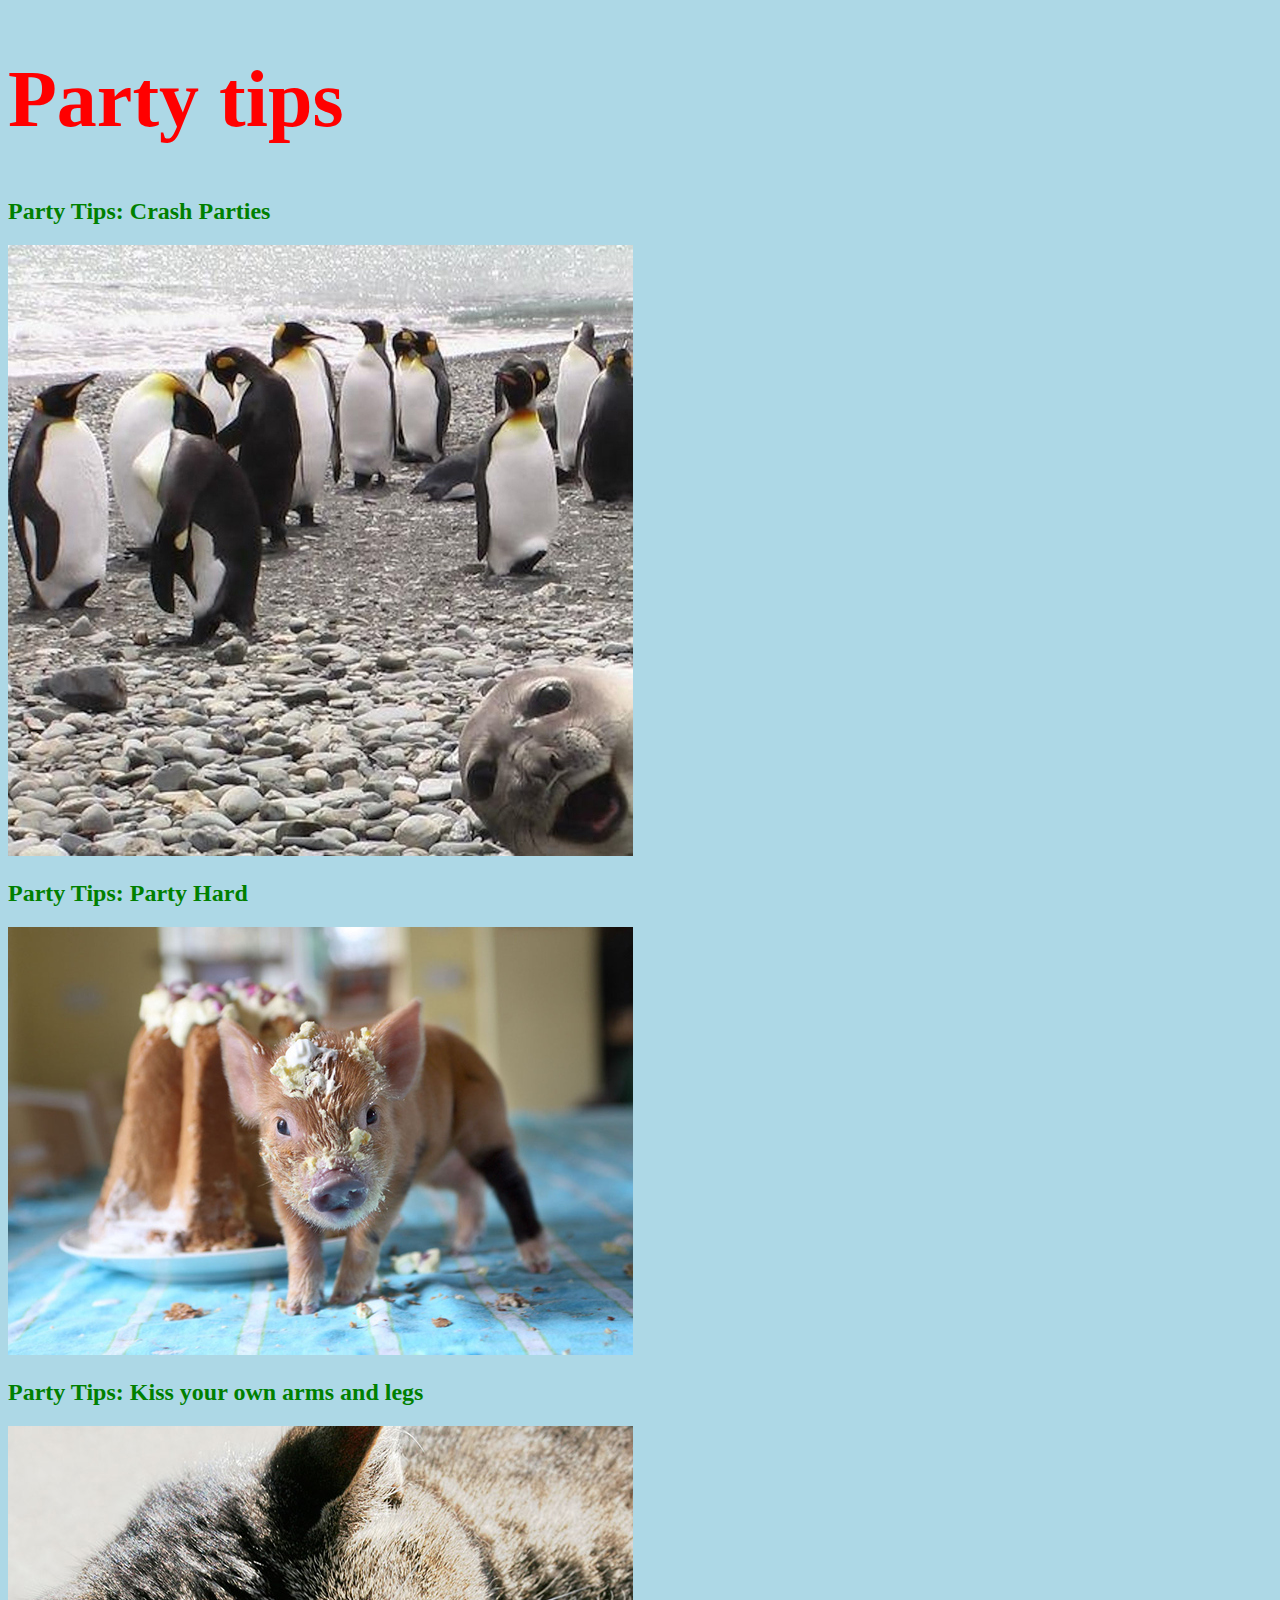
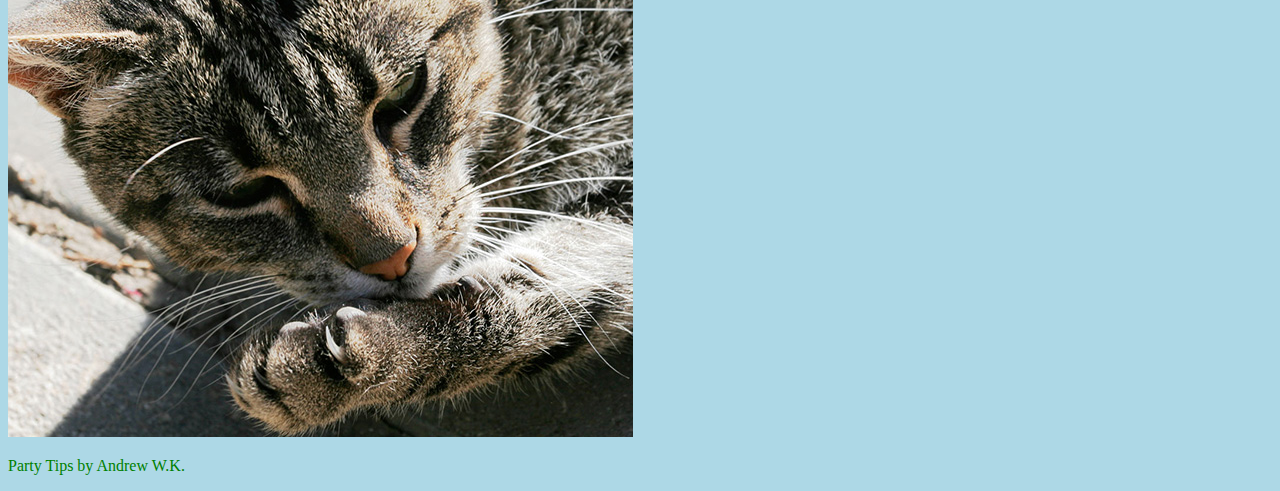
<file: partytips/index.html>
<!DOCTYPE html>
<html>
  <head>
    <title>Party Tips from Andrew W.K.</title>
    <style>
      body{
        background: lightblue;
        color: green;
      }
      h1 {
        color: red;
        font-size: 80px;
      }
    </style>
  </head>
  <body>
      <h1>Party tips</h1>
      <h2>Party Tips: Crash Parties </h2>
      <img src="penguin-party.jpg" alt="Penguin Party">
      <h2>Party Tips: Party Hard</h2>
        <img src="piglet-cake.jpg" alt="piglet cake">
      <h2>Party Tips: Kiss your own arms and legs </h2>
        <img src="cat-kiss.jpg" alt="cat kiss">
      <p>Party Tips by Andrew W.K.</p>
  </body>
</html>
</file>
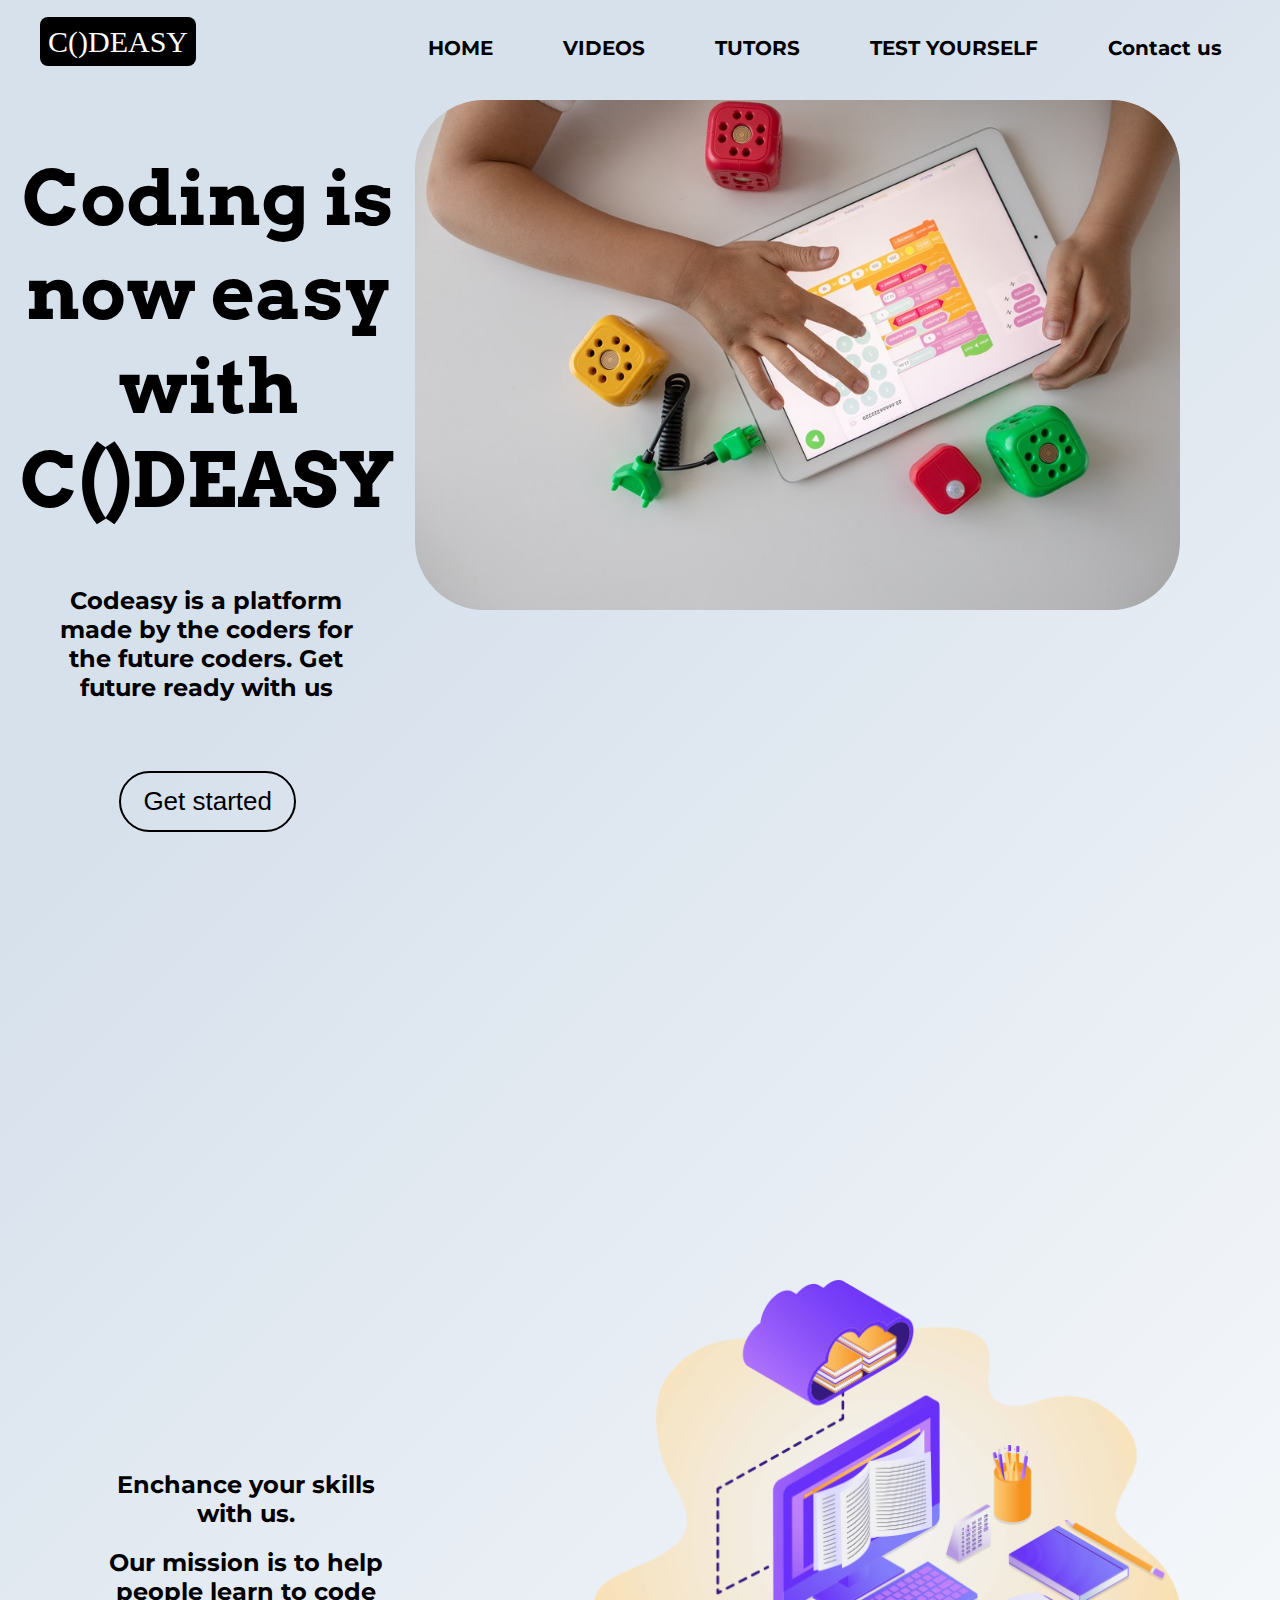
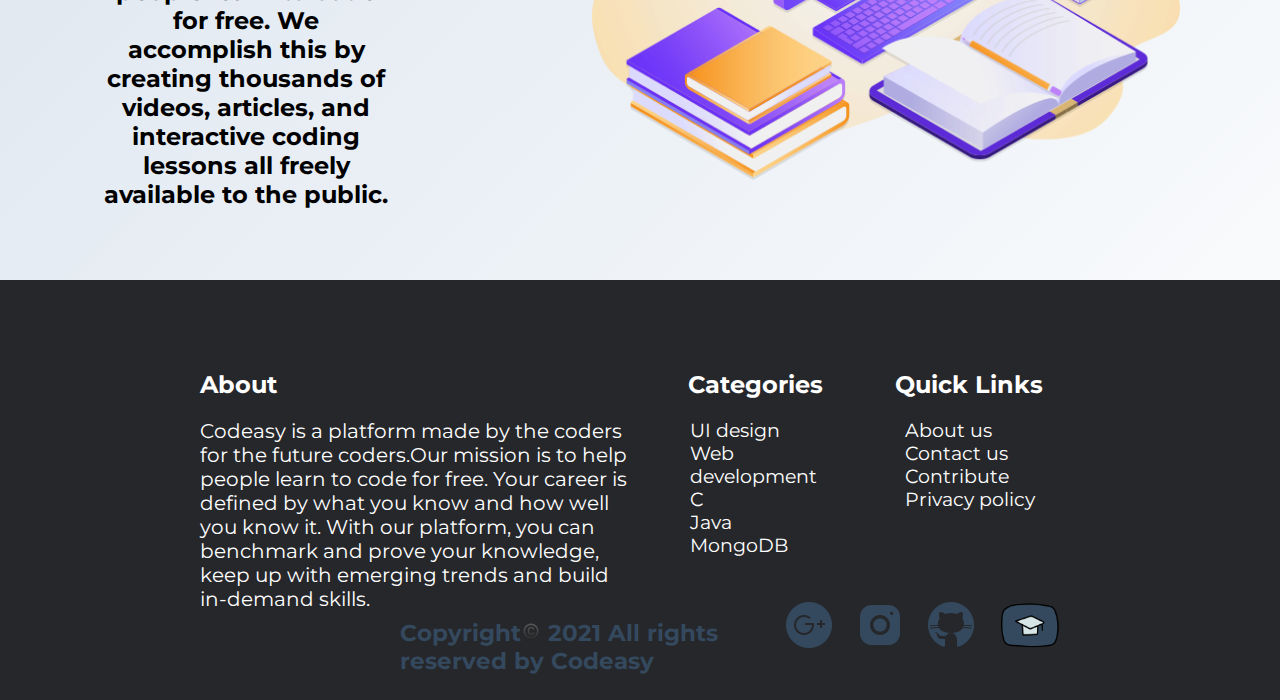
<file: Website project/index.html>
<!DOCTYPE html>
<html>
    <head>
        <meta charset="utf-8">
        <meta http-equiv="X-UA-Compatible" content="IE=edge">
        <title>Codesay- coding is easy</title>
        <meta name="description" content="">
        <meta name="viewport" content="width=device-width, initial-scale=1">
        <link rel="stylesheet" href="style.css">
        <link rel="preconnect" href="https://fonts.gstatic.com">
        <link href="https://fonts.googleapis.com/css2?family=Open+Sans:wght@300;400;600&family=Roboto&display=swap" rel="stylesheet"> 
        <link rel="stylesheet" href="https://cdnjs.cloudflare.com/ajax/libs/animate.css/4.1.1/animate.min.css"/>
        <link rel="preconnect" href="https://fonts.gstatic.com">
<link href="https://fonts.googleapis.com/css2?family=Arvo:wght@700&display=swap" rel="stylesheet">
<link href="https://fonts.googleapis.com/css2?family=Montserrat&display=swap" rel="stylesheet">
<link rel="stylesheet" href="https://cdnjs.cloudflare.com/ajax/libs/animate.css/4.1.1/animate.min.css"/>    
</head>
    <body>
        <div class="container1">
            <div class="col3" >
                <ul id="">
                    <li><a href="#" id="logo">C()DEASY</a>
                    </li>
                </ul>
            </div>
                <ul id="navlinks">
                    <li><a href="#">HOME</a></li>
                    <li><a href="#">VIDEOS</a></li>
                    <li><a href="tutors.html">TUTORS</a></li>
                    <li><a href="#"> TEST YOURSELF</a></li>
                    <li><a href="contact.html">Contact us</a></li>
                </ul>
            </div>
        </div>  
            <div class="main">   
                <div class="col1 ">
                    <span id="heading1"><h1 class="animate__backInRight">Coding is now easy with <span id="logo2">C()DEASY</span> </h1></span>
                    <span id="para1"><h2 id="innerpara">Codeasy is a platform made by the coders for the future coders. Get future ready with us 
                    </h2></span>
                    <span id="btn"><button class="animate__pulse" id="btn1" onclick="display()">Get started</button></span>
                </div>
                    <img class="animate__fadeInUpBig" id ="bg1" src="images/bg1.jpg" alt="">             
                </div>    
            </div>
            <div id="main2" > 
                    <img  id="image2" src="images/image2.png" alt="">
                    <ul id="index">
                        <li>What do you wanna learn today?</li>
                        <ul id="nestedlist">
                            <li> <span id="course1">Html</span>  <sub id="free">free </sub></li>
                            <li><span id="course1">Css</span><sub id="free">free</sub></li>
                            <li> <span id="course1"> Bootstrap</span><span id="free"> free</span> </li>
                            <li><span id="course1"> JavaScript and jQuery</span><span id="free">free </span> </li>
                            <li> <span id="course1"> React</span> <span id="free">free </span></li>
                            <li><span id="course1">Angular </span> <span id="free">free</span></li>
                            <li><span id="course1">Php </span> <span id="free">free</span></li>
                            <li><span id="course1">MySQL </span> <span id="free">free</span></li>
                            <li><span id="course1">Json</span> <span id="free">free</span></li>                            
                            <li><span id="course1">Rest and API </span> <span id="free">free</span></li>
                        </ul>
                        
                    </ul>
            </div>
            <div class="main3">
                <span id="para2"><h2 id="lastpara"> Enchance your skills with us.</h2>
                    <h2>Our mission is to help people learn to code for free. We accomplish this by creating thousands of videos, articles, and interactive coding lessons all freely available to the public. </h2></span>
                <div> <img id = "bg4" src="images/bg4.png" alt=""></div>
            </div>
            <div class="footer">
                <div id="footercol1">
                    <h2>About</h2>
                    <span id="footertxt"><p>
                        Codeasy is a platform made by the coders for the future coders.Our mission is to help people learn to code for free.
                        Your career is defined by what you know and how well you know it.
                        With our platform, you can benchmark and prove your knowledge, keep up with emerging trends and build in-demand skills.</p></span>
                </div>
                <div id="footercol2">
                    <h2 id="categories">Categories</h2>
                    <ul id="footerlist">
                        <li>UI design</li>
                        <li>Web development</li>
                        <li>C</li>
                        <li>Java</li>
                        <li>MongoDB</li>
                    </ul>
                </div>
                <div id="footercol3">
                    <h2 style="padding-left:30px;">Quick Links</h2>
                    <ul id="footerlist">
                        <a href="#"><li>About us</li></a>
                        <a href="contact.html"><li>Contact us</li></a>
                        <li>Contribute</li>
                        <li>Privacy policy</li>
                    </ul>
                </div>
            </div>
            <div id="footer2">
                <div id="copyright">
                    <h2 id="copyright-text">Copyright<img src="images/copyright-icon.png" > 2021 All rights reserved by Codeasy</h2>
                </div>
                <div id="icon-container">
                   <a href="mailto:abhi9v2204@gmail.com"><img src="images/google-icon.png" alt=""></a>
                    <a href="https://www.instagram.com"><img  src="images/insta-icon.png" alt=""></a>
                    <a href="https://github.com/abhii9v"><img src="images/github-icon.png" alt=""></a>
                   <a href="https://www.youtube.com"><img src="images/youtube-icon.png" style="height: 130%; margin-top:-7px;"  alt="" ></a>
                </div>
            </div>
            <script src="script.js"></script>
    </body>
</html>
</file>
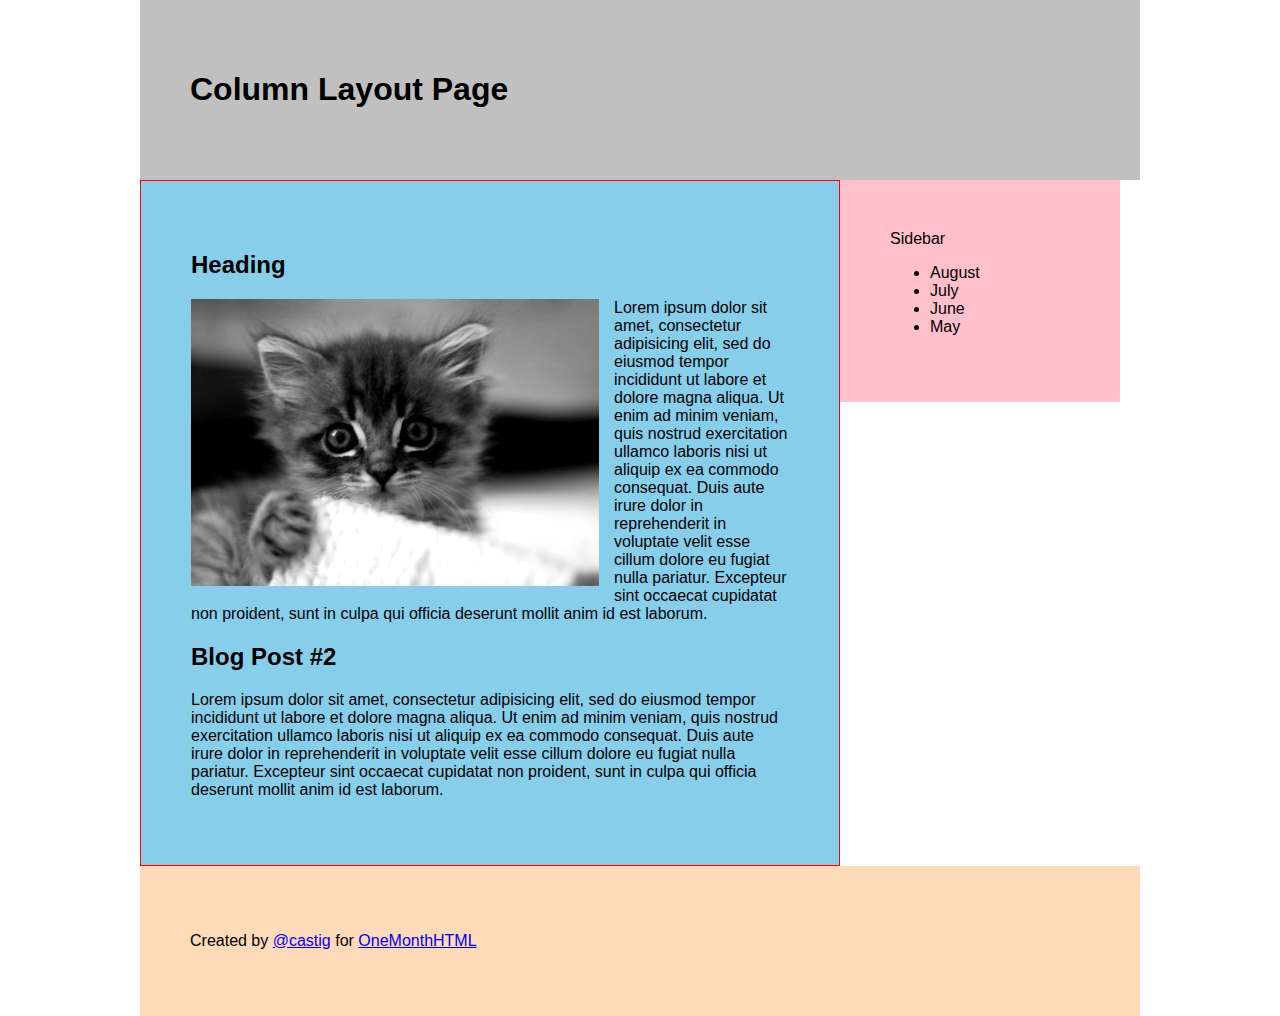
<file: OneMonth/column-layout/index.html>
<!DOCTYPE html>
<html lang="en">
  <head>
    <meta charset="utf-8">
    <meta http-equiv="X-UA-Compatible" content="IE=edge">
    <meta name="viewport" content="width=device-width, initial-scale=1">
    <meta name="description" content="">
    <meta name="author" content="Chris Castiglione, and the One Month team">
		<title>Column Layout</title>

		<!-- external CSS link -->
		<link rel="stylesheet" href="css/normalize.css">
		<link rel="stylesheet" href="css/style.css">
	</head>

	<body>
    <div id="container">
      <div id="header">
      <h1>Column Layout Page</h1>
      </div>
      <div id="main">
        <h2>Heading</h2>
      <img src="images/kitten.jpg" alt="kitten" class="alignleft">
      <p> Lorem ipsum dolor sit amet, consectetur adipisicing elit, sed do eiusmod
tempor incididunt ut labore et dolore magna aliqua. Ut enim ad minim veniam,
quis nostrud exercitation ullamco laboris nisi ut aliquip ex ea commodo
consequat. Duis aute irure dolor in reprehenderit in voluptate velit esse
cillum dolore eu fugiat nulla pariatur. Excepteur sint occaecat cupidatat non
proident, sunt in culpa qui officia deserunt mollit anim id est laborum.</p>

<h2>Blog Post #2</h2>
<p> Lorem ipsum dolor sit amet, consectetur adipisicing elit, sed do eiusmod
tempor incididunt ut labore et dolore magna aliqua. Ut enim ad minim veniam,
quis nostrud exercitation ullamco laboris nisi ut aliquip ex ea commodo
consequat. Duis aute irure dolor in reprehenderit in voluptate velit esse
cillum dolore eu fugiat nulla pariatur. Excepteur sint occaecat cupidatat non
proident, sunt in culpa qui officia deserunt mollit anim id est laborum.</p>
</div>
<div id="sidebar"
<h3>Sidebar</h3>
  <ul>
    <li>August</li>
  <li>July</li>
  <li>June</li>
  <li>May</li>
</ul>
</div>
<div class="clear"></div>
      <div id="footer">
        <p>Created by <a href="http://www.twitter.com/castig"
        target="_blank">@castig</a> for <a href="http://www.onemonthhtml.com" target="_blank">OneMonthHTML</a></p>
      </div>

    </div>

	</body>
</html>
</file>
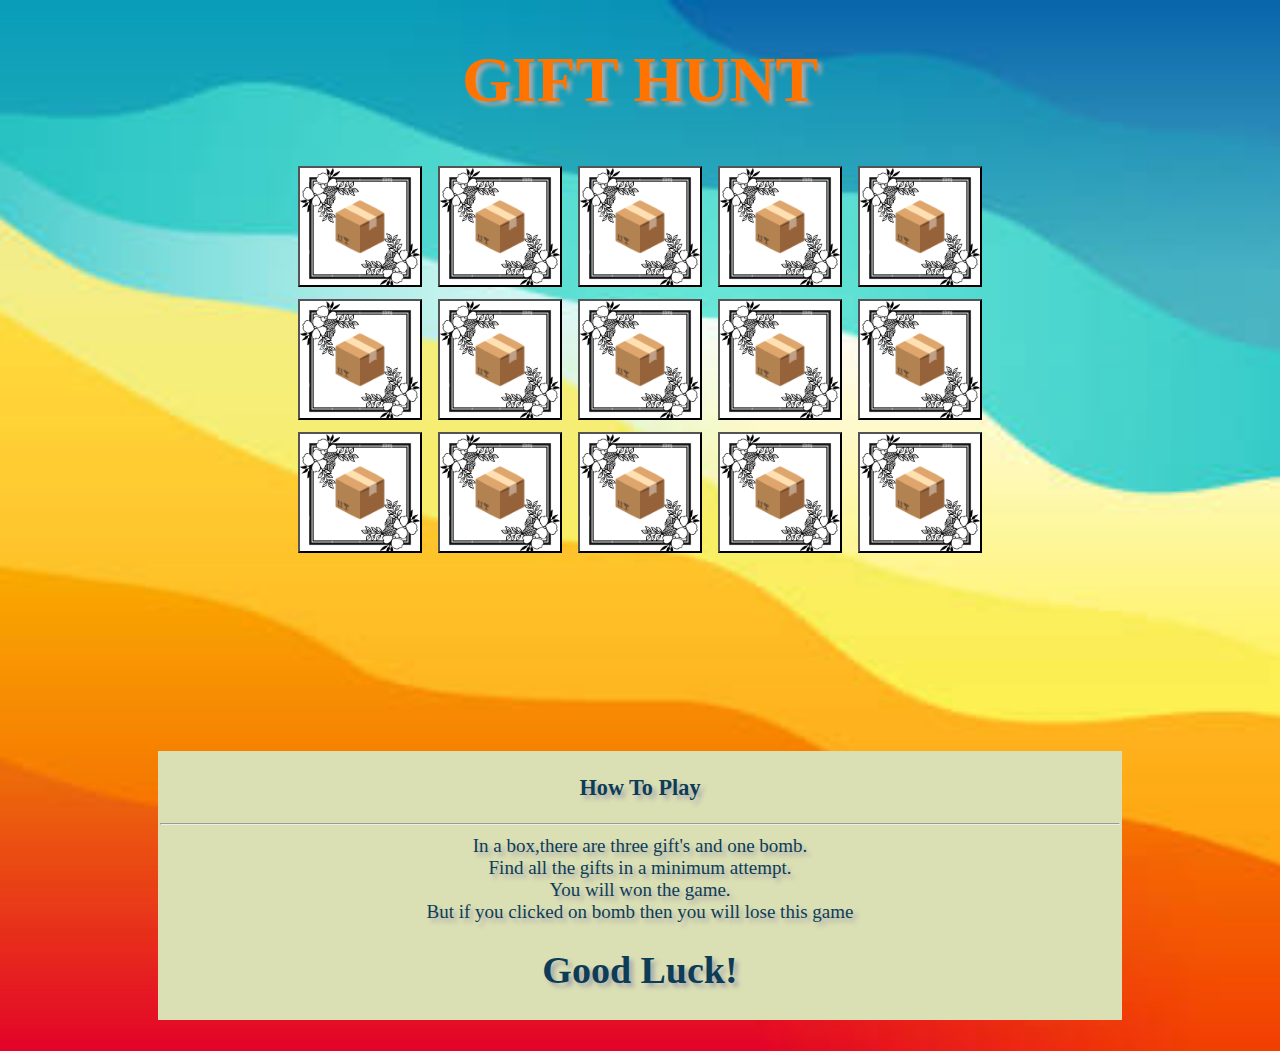
<file: Project/game.html>
<!DOCTYPE html>
<html lang="en">
<head>
    <meta charset="UTF-8">
    <meta http-equiv="X-UA-Compatible" content="IE=edge">
    <meta name="viewport" content="width=device-width, initial-scale=1.0">
    <title>Hide n Seek</title>
    <style>
        body{

            background-image: url("bg1.jpg");
            background-color: #cccccc; /* Used if the image is unavailable */
            height: 1000px; /* You must set a specified height */
            background-position: center; /* Center the image */
            background-repeat: no-repeat; /* Do not repeat the image */
            background-size: cover;
            text-align: center
        }
        .head{
            color:rgb(255, 115, 0);
            margin: auto;
            font-family: 'cursive';

            text-shadow: 4px 4px 4px #aaa;
            font-size: 2em;
        }
        .footer{
          font-family: 'Tangerine', serif;
          font-size: 48px;
          text-shadow: 4px 4px 4px #aaa;
            margin-top: 12pc;
            margin-right: 150px;
            margin-left: 150px;
            text-align: center;
            color:#0d3c57;
            font-size: 19px;
            background-color: rgb(218, 223, 180);
            padding: 2px;
        }
        button{
            background-color: rgb(190, 222, 212);
            margin: 6px;
            background-image: url('box.jpg');
            background-size: cover;
            font-size:3rem;
            padding: 30px 30px;
        }
        button:hover {
            background-image: url('box1.jpg');
            background-size: cover;
            font-size:3rem;
            padding: 30px 30px;

    </style>
</head>
<body >
    <div class="head">
        <h1> GIFT HUNT </h1>
    </div>
    <Button id="0" onclick=check(0)  onclick=sound()"> 📦</Button>
    <Button id="1" onclick=check(1)  >📦</Button>
    <Button id="2" onclick=check(2)  >📦</Button>
    <Button id="3" onclick=check(3)  >📦</Button>
    <Button id="4" onclick=check(4)  >📦</Button>
    <br>
    <Button id="5" onclick=check(5)  >📦</Button>
    <Button id="6" onclick=check(6)  >📦</Button>
    <Button id="7" onclick=check(7)  >📦</Button>
    <Button id="8" onclick=check(8)  >📦</Button>
    <Button id="9" onclick=check(9)  >📦</Button>
    <br>
    <Button id="10" onclick=check(10)  >📦</Button>
    <Button id="11" onclick=check(11)  >📦</Button>
    <Button id="12" onclick=check(12)  >📦</Button>
    <Button id="13" onclick=check(13)  >📦</Button>
    <Button id="14" onclick=check(14)  >📦</Button>

    <div class="footer">
        <h3> <b>How To Play </b></h4>
        <p><hr>In a box,there are three gift's and one bomb. <br> Find all the gifts in a minimum attempt.<br>
            You will won the game.<br> But if you clicked on bomb then you will lose this game</p>
            <h1>Good Luck!</h1>
    </div>

    <Script>
        var r;
        var arr=new Array(15);
        for(var i=0;i<=14;i++){
            arr[i]="🚫";
        }
        for(var i=0;i<3;i++){
            r=Math.floor(Math.random()*(14));
            if(arr[r]=="🚫")
                arr[r]="🎁";
            else
                i--;
        }
        for(var i=0;i<1;i++){
            r=Math.floor(Math.random()*(14));
            if(arr[r]=="🚫")
                arr[r]="☠️";
            else
                i--;
        }
        console.log(arr);
        var n;
        var count=0;
        var score=0;
        function check(n){
            score++;
            document.getElementById(n).innerHTML=arr[n];
            document.getElementById(n).style["background"]="FFFFFF";
            if(arr[n]=="🎁"){
                count++;
                if(count==3){
                    setInterval(function () {element.innerHTML += ""}, 100000);

                alert("you won in "+score+" tries");
                window.location.href = window.location.href;}
            }else if(arr[n]=="☠️"){
                alert("you lost");
                window.location.href = window.location.href;
            }
        }
function sound(){
     var snd = new Audio('1.mp3')//wav is also supported
     snd.play()//plays the sound
}
    </Script>
</body>
</html>
</file>
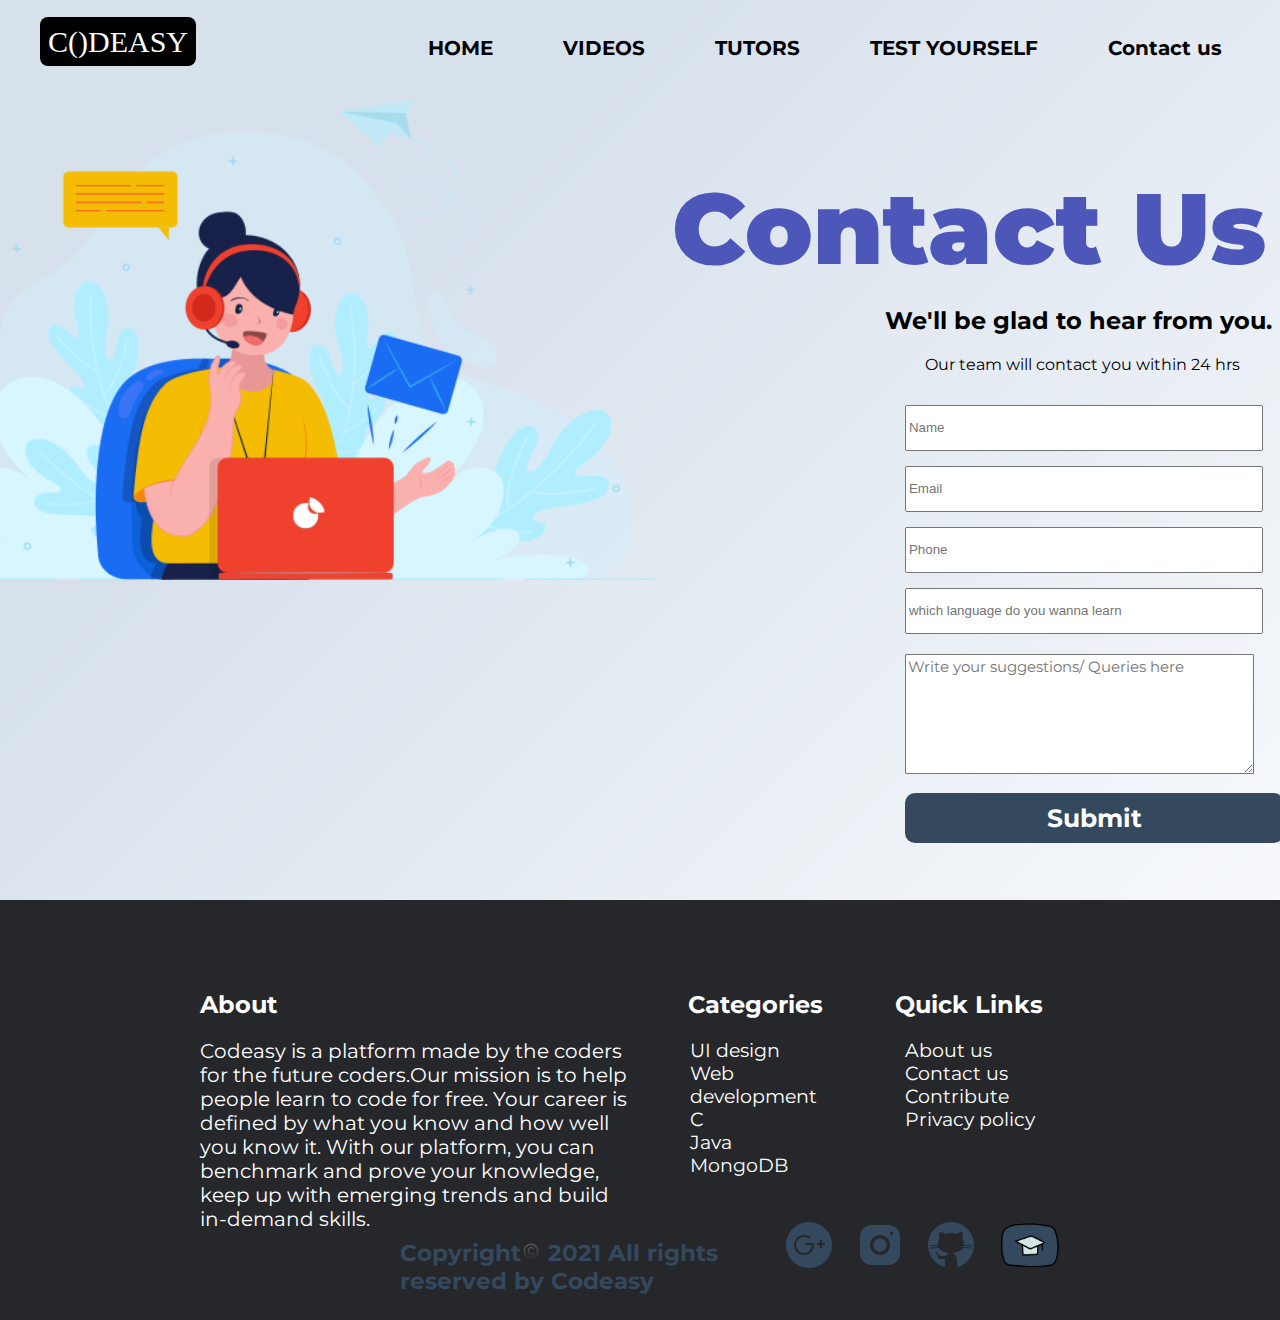
<file: Website project/contact.html>
<!DOCTYPE html>
<html>
    <head>
        <meta charset="utf-8">
        <meta http-equiv="X-UA-Compatible" content="IE=edge">
        <title>Codesay- coding is easy</title>
        <meta name="description" content="">
        <meta name="viewport" content="width=device-width, initial-scale=1">
        <link rel="stylesheet" href="style.css">
        <link rel="preconnect" href="https://fonts.gstatic.com">
        <link rel="stylesheet" href="https://cdnjs.cloudflare.com/ajax/libs/animate.css/4.1.1/animate.min.css"/>  
        <link href="https://fonts.googleapis.com/css2?family=Open+Sans:wght@300;400;600&family=Roboto&display=swap" rel="stylesheet"> 
        <link href="https://fonts.googleapis.com/css2?family=Montserrat&display=swap" rel="stylesheet">
    </head>
    <body>
        <div class="container1">
            <div class="col3" >
                <ul>
                    <li><a href="index.html" id="logo">C()DEASY</a>
                    </li>
                </ul>
            </div>
                <ul id="navlinks">
                    <li><a href="index.html">HOME</a></li>
                    <li><a href="#">VIDEOS</a></li>
                    <li><a href="tutors.html">TUTORS</a></li>
                    <li><a href="#"> TEST YOURSELF</a></li>
                    <li><a href="#">Contact us</a></li>
                </ul>
            </div>
        </div>  
        <div class="container2" >
        <div class="contact-pic" >
            <img id="contactimg" class="animate__zoomIn" src="images/contact-us.png" alt="">
        </div>
        <div class="contact-text">
            <h1 id="contactheading" class="animate__backInRight">Contact Us</h1>
            <h2 id ="continnerpara">We'll be glad to hear from you.</h2>
            <p style="margin-left: 270px;"> Our team will contact you within 24 hrs</p>
            <form class="animate__bounceInUp" id="contactform">
                <input type="text" required placeholder="Name">
                <input type="email" required placeholder="Email">
                <input type="tel" required placeholder="Phone" pattern="[6-9]{1}[0-9]{9}">
                <input type="text" required placeholder="which language do you wanna learn">
                <textarea placeholder="Write your suggestions/ Queries here" rows="6" cols="35" id="feedback"></textarea>
                <button id="subbtn" type="submit" >Submit</button>
            </form>
        </div>
    </div>
    <div class="footer">
        <div id="footercol1">
            <h2>About</h2>
            <span id="footertxt"><p>
                Codeasy is a platform made by the coders for the future coders.Our mission is to help people learn to code for free.
                Your career is defined by what you know and how well you know it.
                With our platform, you can benchmark and prove your knowledge, keep up with emerging trends and build in-demand skills.</p></span>
        </div>
        <div id="footercol2">
            <h2 id="categories">Categories</h2>
            <ul id="footerlist">
                <li>UI design</li>
                <li>Web development</li>
                <li>C</li>
                <li>Java</li>
                <li>MongoDB</li>
            </ul>
        </div>
        <div id="footercol3">
            <h2 style="padding-left:30px;">Quick Links</h2>
            <ul id="footerlist">
                <a href="#"><li>About us</li></a>
                <a href="contact.html"><li>Contact us</li></a>
                <li>Contribute</li>
                <li>Privacy policy</li>
            </ul>
        </div>
    </div>
    <div id="footer2">
        <div id="copyright">
            <h2 id="copyright-text">Copyright<img src="images/copyright-icon.png" > 2021 All rights reserved by Codeasy</h2>
        </div>
        <div id="icon-container">
           <a href="mailto:abhi9v2204@gmail.com"><img src="images/google-icon.png" alt=""></a>
            <a href="https://www.instagram.com"><img  src="images/insta-icon.png" alt=""></a>
            <a href="https://github.com/abhii9v"><img src="images/github-icon.png" alt=""></a>
           <a href="https://www.youtube.com"><img src="images/youtube-icon.png" style="height: 130%; margin-top:-7px;"  alt="" ></a>
        </div>
    </div>
</file>
<file: Website project/style.css>
body{
    margin: 0;
    background-color: #ffffff;
    background-image: linear-gradient(315deg, #ffffff 0%, #d7e1ec 74%);
}
#bg1{
    border-radius: 69px;
    margin-top: px;
    margin-right: 100px;
    height: 85%;
    float: right;
}
.main{
    display: flex;
    justify-content:space-around;
    height:600px;
}
#navlinks li{
    display: inline-block;
    list-style-type: none;
    font-family: 'Montserrat', sans-serif;
    font-size: 20px;
    font-weight: bold;
    margin-top: 20px;
}
#logo{
    padding: 8px;
    border-radius: 8px;
    font-size: 30px;

}
#navlinks a{
    padding:8px;
    text-decoration: none;
    border-radius: 8px;
    color: black;
    margin-right: 50px;
}
#navlinks a:hover{
    color: white;
    background-color: black;
}
#index{
    margin-right: 70px;
    font-size: 35px;
    font-family: 'Montserrat', sans-serif;
    font-weight: bolder;
    color:#1b59b6;
}
li{
    list-style-type: none;
}
.col1{
    flex: 5;
}
.col2{
    flex: 1;
}
.container1{
    display: flex;
    height: 100px;
}
.col3{
    flex: 1;
}
.col3 li{
    margin-top: 25px;
}
.col3 li a{
    color: white;
    background-color: black;
}
#nestedlist{
    font-family:'Montserrat', sans-serif;
    font-size: 30px;
    margin-top: 30px;
}
#nestedlist :hover{
    color: black;
}
#free{
    visibility: hidden;
    color: black;
    font-family:serif;
    font-size: 18px;
    font-weight: lighter;
    background-color: white;
    border-radius: 4px;
    padding-right: 3px;
}
#course1:hover +#free{
    visibility: visible;
}
h1{
    text-align: center;
}
#bg2{ 
    float: right;
    position: relative;
    top: 0px;
    margin-top: 0px;
}
.container3{
    display: flex;
    justify-content: center;
}
#heading1{
    font-size: 38px;
    font-family: 'Arvo', serif;
    color: black;
}
.content{
    position: relative;
    display: flex;
    justify-content: flex-start;
    margin-top: -250px;
    margin-left: 20px;
}
#para1{
    margin-top:px;
    padding-top: 0px;
    padding-left:48px ;
    font-family:'Montserrat', sans-serif;
}
#innerpara{
    margin-top: -39.08px;
    border-left-width: 0px;
    border-left-style: solid;
    margin-left: 48px;
    text-align: center;
    border-right-width: 0px;
    border-right-style: solid;
    margin-right: 51px;
}
#logo2:hover{
    color:#1b59b6;
}
#main2{
    visibility:hidden;
    margin-top:30px ;
    height: 500px;
    display: flex;
    justify-content: space-around;
}
#btn1{
    font-weight: 425;
    color:black;
    text-align: center;
    border:2px solid black;
    border-radius: 50px;
    padding: 13px;
    padding-left: 22px;
    padding-right: 22px;
    font-size: 26px;
    background-color:transparent;

}
#btn1:hover{
    font-weight: normal;
    background-color: black;
    color: white;
}
#btn{
    margin-top: 69px;
    display: flex;
    justify-content: center;
}
.main3{
    margin-right: 100px;
    margin-left:100px;
    height: 650px;
    display:flex;
    justify-content: space-between;
}
#para2{
    margin-right: 200px;
    text-align: center;
    margin-top: 40px;
    font-family:'Montserrat', sans-serif;
}
#bg4{
    margin-top: 50px;
    height: 500px
}
.animate__backInRight{
    animation-duration: 2s;
}
.animate__bounceIn{
    animation-duration: 3s;
    animation-delay: 1.44s;
}
.animate__flipInX_{
    animation-duration: 2s;
}
.animate__zoomIn{
    animation-duration: 2s;
}
.animate__zoomOut{
    animation-duration: 3s;
}
.animate__fadeInUpBig{
    animation-duration: 2.5s;
}
#lastpara{
    margin-top: 200px;
}
.animate__pulse{
    animation-duration: 1.5s;
    animation-iteration-count: infinite;
}
.footer{
    padding-top: 70px;
    font-family:'Montserrat', sans-serif;
    color:#ffffff;
    display: flex;
    padding-left: 200px;;
    padding-right:200px;
    height: 250px;
    background-color:#26272b;
}
#footercol1{
    margin-right: 10px;
    flex:2;
}
#footercol2{
    padding-left:10px;
    flex: 1;
}
#footercol3{
    flex: 1;
}
#footertxt{
    text-align: left;
    font-size: 20px;
}
#categories{
    padding-left: 38px;
}
#footerlist{
    font-size: 19px;
}
#footerlist li:hover{
    color: blue;
}
#footerlist a{
    color:#ffffff;
}
a{
    text-decoration: none;
}
#footer2{
    font-family:'Montserrat', sans-serif;
    color:#34495E;
    display: flex;
    height: 90Fbnpx;
    background-color:#26272b;
}

#icon-container{
    height: 50px;
    margin-right: 207px;
    float: right;
    width: 300px;
    display: flex;
    justify-content: space-around;
}
#copyright{
    display: flex;
    font-weight: 200;
    font-size: 15px;
    height: 100px;
    flex: 2;
    width: 400px;
}
#copyright-text{
    margin-left: 400px;
}
.container2{
    font-family:'Montserrat', sans-serif;
    height: 800px;
    display: flex;
}
.contact-text{
    flex: 1;
}
.contact-pic{
    flex: 1;
}
#contactimg{
    height: 60%;
}
#contactheading{
    color: #4D56B9;
    font-size: 100px;
    font-weight: 1000;
    
}
input{
    margin-left: 100px;
    width: 350px;
    height: 40px;
    margin-top: 15px;
}
form{
    border-radius: 3px;
    font-family:'Montserrat', sans-serif;
    margin-left: 150px;
}
#continnerpara{
    margin-top: -50px;
    margin-left: 230px;
}
#feedback{
    margin-top: 20px;
    margin-left: 100px;
    font-family:'Montserrat', sans-serif;
    font-size: 15px;
    border-radius: 1px;
}
#subbtn{
    font-family:'Montserrat', sans-serif;
    color:white;
    font-weight: bolder;
    font-size: 25px;
    display: flex;
    margin-top: 15px;
    margin-left: 100px;
    padding: 8px;
    padding-left: 140px;
    padding-right: 140px;
    background-color: #34495E;
    border-radius: 10px;
    border-color: transparent;
}
#subbtn:hover{
    background-color:black;
}
.animate__bounceInUp{
    animation-duration: 2s;
}
.container4{
    display: flex;
}
.col4{
    font-family:'Montserrat', sans-serif;
    flex: 1;
}
.col5{
    flex:1;
    display: flex;
    justify-content: flex-end;
}
#para5{
    margin-top: 5%;
    text-align: center;
    margin-left: 5%;
}
#teachers{
    margin-top: 5%;
    margin-left: 22%;
}
#team{
    margin-left: 25%;
    margin-right: 15%;
    margin-top: 6%;
    display: flex;
    justify-content: space-between;
    height: 400px;
    width: 1000px;
}
#teamimg{
    height: 50%;
}
#teamheading{
    background-color: black;
    color: #ffffff;
    border-radius: 25px;
    padding: 8px;
    padding-left: 15px;
    padding-right: 15px;
    font-family: 'Montserrat', sans-serif;
    font-weight: bolder;
    font-size: 30px;
}
#img1,#img2,#img3{
    font-family:'Montserrat', sans-serif; ;
    flex: 1;
    display:block;
    justify-content: center;
}
.animate__lightSpeedInRight{
    animation-delay: 3s;
    animation-duration: 2s;
}
</file>
<file: OneMonth/column-layout/css/style.css>
/*
Project Name: Column Layout
Author: Chris Castiglione @ onemonthhtml.com
Developed @ One Month in NYC
*/



/*-----------------------------------------------------------------------------
=01 BASE STYLES
-----------------------------------------------------------------------------*/

/* Box Model Hack */
* {
     -moz-box-sizing: border-box; /* Firexfox */
     -webkit-box-sizing: border-box; /* Safari/Chrome/iOS/Android */
     box-sizing: border-box; /* IE */
}

/* Clear Class */
.clear {
	clear: both;
}
.alignleft {
  float: left;
  margin: 0 15px 15px 0;
}
.alignright{
  float: right;
}


/*-----------------------------------------------------------------------------
=02 LAYOUT
-----------------------------------------------------------------------------*/
#container{
  width: 1000px;
  margin:0 auto 0 auto;
}
#header{
  background: silver;
  padding: 50px;
}
#main{
  background: skyblue;
    padding: 50px;
    width: 700px;
    float: left;
    border: 1px red solid;

}
#footer{
  background: PeachPuff;
  padding: 50px;

}
#sidebar{
  background: pink;
  width: 280px;
    float: left;
    padding: 50px;

}
#footer{
  background: PeachPuff;
  padding: 50px;

}
</file>
